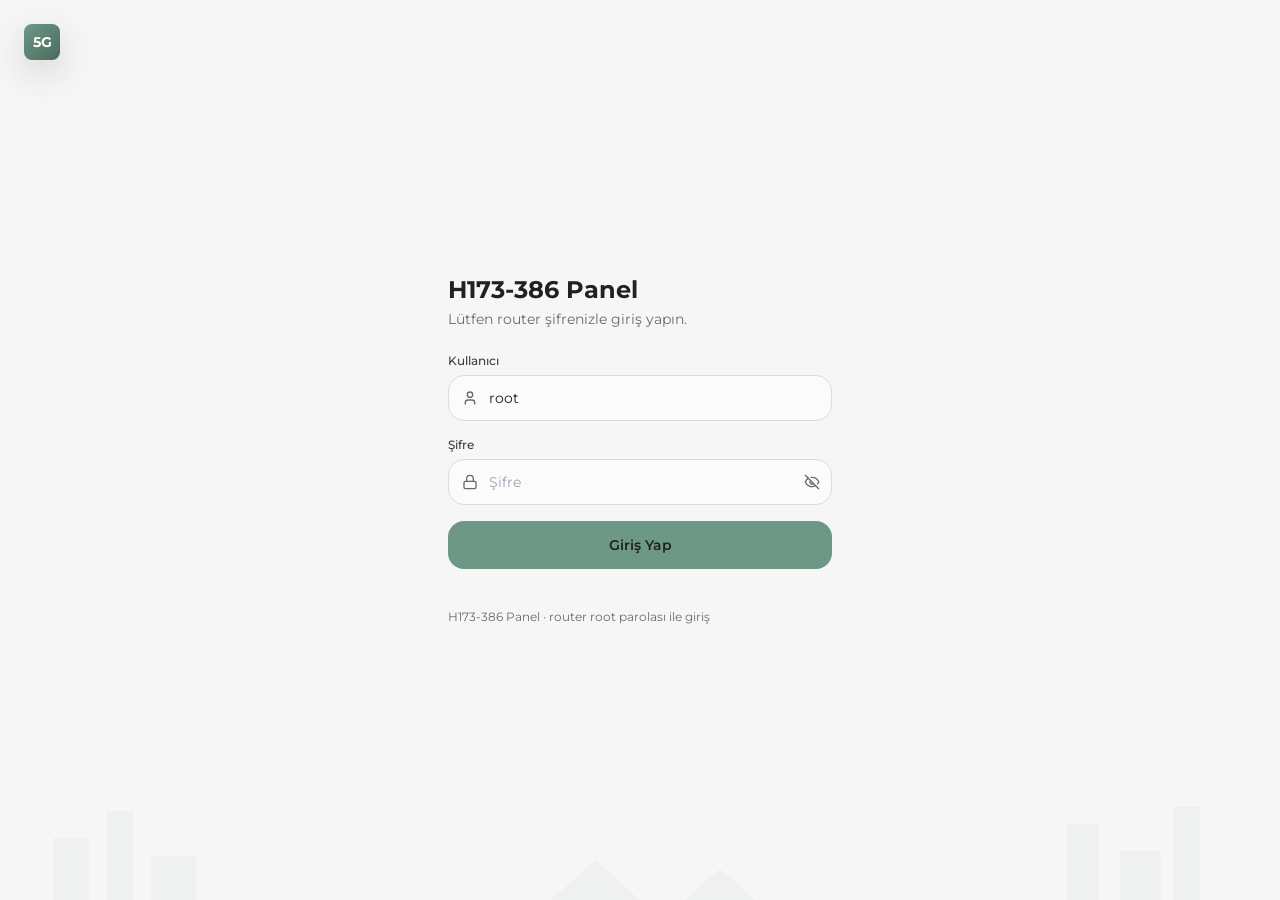
<file: files/www/dash/index.html>
<!doctype html>
<html lang="tr">
<head>
  <meta charset="utf-8">
  <meta name="viewport" content="width=device-width, initial-scale=1">
  <title>H173 · 5G Panel</title>
  <script type="module" crossorigin src="./assets/index-AhJ6Qv3N.js"></script>
  <link rel="stylesheet" crossorigin href="./assets/index-DrslM9Ii.css">
</head>
<body>
  <div id="app"></div>
</body>
</html>
</file>
<file: files/www/dash/assets/index-DrslM9Ii.css>
@font-face{font-family:Montserrat;font-style:normal;font-display:swap;font-weight:400;src:url(./montserrat-latin-400-normal-BLhwKU8k.woff2) format("woff2"),url(./montserrat-latin-400-normal-xItZbAXg.woff) format("woff")}@font-face{font-family:Montserrat;font-style:normal;font-display:swap;font-weight:500;src:url(./montserrat-latin-500-normal-DRFEGfly.woff2) format("woff2"),url(./montserrat-latin-500-normal-Dok2oTci.woff) format("woff")}@font-face{font-family:Montserrat;font-style:normal;font-display:swap;font-weight:600;src:url(./montserrat-latin-600-normal-UVxSCcoG.woff2) format("woff2"),url(./montserrat-latin-600-normal-CdhFl4lI.woff) format("woff")}@font-face{font-family:Montserrat;font-style:normal;font-display:swap;font-weight:700;src:url(./montserrat-latin-700-normal-BdjcYUrC.woff2) format("woff2"),url(./montserrat-latin-700-normal-BWkrl476.woff) format("woff")}@font-face{font-family:Montserrat;font-style:normal;font-display:swap;font-weight:400;src:url(./montserrat-latin-ext-400-normal-B8bwfy6Y.woff2) format("woff2"),url(./montserrat-latin-ext-400-normal-BffdBkAA.woff) format("woff")}@font-face{font-family:Montserrat;font-style:normal;font-display:swap;font-weight:500;src:url(./montserrat-latin-ext-500-normal-BKtbrd6n.woff2) format("woff2"),url(./montserrat-latin-ext-500-normal-DWPqqZgs.woff) format("woff")}@font-face{font-family:Montserrat;font-style:normal;font-display:swap;font-weight:600;src:url(./montserrat-latin-ext-600-normal-DSkTqI9L.woff2) format("woff2"),url(./montserrat-latin-ext-600-normal-CSDhkhgS.woff) format("woff")}@font-face{font-family:Montserrat;font-style:normal;font-display:swap;font-weight:700;src:url(./montserrat-latin-ext-700-normal-BOP2Nhf0.woff2) format("woff2"),url(./montserrat-latin-ext-700-normal-DdDFr05Z.woff) format("woff")}*,:before,:after{--tw-border-spacing-x: 0;--tw-border-spacing-y: 0;--tw-translate-x: 0;--tw-translate-y: 0;--tw-rotate: 0;--tw-skew-x: 0;--tw-skew-y: 0;--tw-scale-x: 1;--tw-scale-y: 1;--tw-pan-x: ;--tw-pan-y: ;--tw-pinch-zoom: ;--tw-scroll-snap-strictness: proximity;--tw-gradient-from-position: ;--tw-gradient-via-position: ;--tw-gradient-to-position: ;--tw-ordinal: ;--tw-slashed-zero: ;--tw-numeric-figure: ;--tw-numeric-spacing: ;--tw-numeric-fraction: ;--tw-ring-inset: ;--tw-ring-offset-width: 0px;--tw-ring-offset-color: #fff;--tw-ring-color: rgb(59 130 246 / .5);--tw-ring-offset-shadow: 0 0 #0000;--tw-ring-shadow: 0 0 #0000;--tw-shadow: 0 0 #0000;--tw-shadow-colored: 0 0 #0000;--tw-blur: ;--tw-brightness: ;--tw-contrast: ;--tw-grayscale: ;--tw-hue-rotate: ;--tw-invert: ;--tw-saturate: ;--tw-sepia: ;--tw-drop-shadow: ;--tw-backdrop-blur: ;--tw-backdrop-brightness: ;--tw-backdrop-contrast: ;--tw-backdrop-grayscale: ;--tw-backdrop-hue-rotate: ;--tw-backdrop-invert: ;--tw-backdrop-opacity: ;--tw-backdrop-saturate: ;--tw-backdrop-sepia: ;--tw-contain-size: ;--tw-contain-layout: ;--tw-contain-paint: ;--tw-contain-style: }::backdrop{--tw-border-spacing-x: 0;--tw-border-spacing-y: 0;--tw-translate-x: 0;--tw-translate-y: 0;--tw-rotate: 0;--tw-skew-x: 0;--tw-skew-y: 0;--tw-scale-x: 1;--tw-scale-y: 1;--tw-pan-x: ;--tw-pan-y: ;--tw-pinch-zoom: ;--tw-scroll-snap-strictness: proximity;--tw-gradient-from-position: ;--tw-gradient-via-position: ;--tw-gradient-to-position: ;--tw-ordinal: ;--tw-slashed-zero: ;--tw-numeric-figure: ;--tw-numeric-spacing: ;--tw-numeric-fraction: ;--tw-ring-inset: ;--tw-ring-offset-width: 0px;--tw-ring-offset-color: #fff;--tw-ring-color: rgb(59 130 246 / .5);--tw-ring-offset-shadow: 0 0 #0000;--tw-ring-shadow: 0 0 #0000;--tw-shadow: 0 0 #0000;--tw-shadow-colored: 0 0 #0000;--tw-blur: ;--tw-brightness: ;--tw-contrast: ;--tw-grayscale: ;--tw-hue-rotate: ;--tw-invert: ;--tw-saturate: ;--tw-sepia: ;--tw-drop-shadow: ;--tw-backdrop-blur: ;--tw-backdrop-brightness: ;--tw-backdrop-contrast: ;--tw-backdrop-grayscale: ;--tw-backdrop-hue-rotate: ;--tw-backdrop-invert: ;--tw-backdrop-opacity: ;--tw-backdrop-saturate: ;--tw-backdrop-sepia: ;--tw-contain-size: ;--tw-contain-layout: ;--tw-contain-paint: ;--tw-contain-style: }*,:before,:after{box-sizing:border-box;border-width:0;border-style:solid;border-color:#e5e7eb}:before,:after{--tw-content: ""}html,:host{line-height:1.5;-webkit-text-size-adjust:100%;-moz-tab-size:4;-o-tab-size:4;tab-size:4;font-family:Montserrat,system-ui,sans-serif;font-feature-settings:normal;font-variation-settings:normal;-webkit-tap-highlight-color:transparent}body{margin:0;line-height:inherit}hr{height:0;color:inherit;border-top-width:1px}abbr:where([title]){-webkit-text-decoration:underline dotted;text-decoration:underline dotted}h1,h2,h3,h4,h5,h6{font-size:inherit;font-weight:inherit}a{color:inherit;text-decoration:inherit}b,strong{font-weight:bolder}code,kbd,samp,pre{font-family:ui-monospace,SFMono-Regular,Menlo,Monaco,Consolas,Liberation Mono,Courier New,monospace;font-feature-settings:normal;font-variation-settings:normal;font-size:1em}small{font-size:80%}sub,sup{font-size:75%;line-height:0;position:relative;vertical-align:baseline}sub{bottom:-.25em}sup{top:-.5em}table{text-indent:0;border-color:inherit;border-collapse:collapse}button,input,optgroup,select,textarea{font-family:inherit;font-feature-settings:inherit;font-variation-settings:inherit;font-size:100%;font-weight:inherit;line-height:inherit;letter-spacing:inherit;color:inherit;margin:0;padding:0}button,select{text-transform:none}button,input:where([type=button]),input:where([type=reset]),input:where([type=submit]){-webkit-appearance:button;background-color:transparent;background-image:none}:-moz-focusring{outline:auto}:-moz-ui-invalid{box-shadow:none}progress{vertical-align:baseline}::-webkit-inner-spin-button,::-webkit-outer-spin-button{height:auto}[type=search]{-webkit-appearance:textfield;outline-offset:-2px}::-webkit-search-decoration{-webkit-appearance:none}::-webkit-file-upload-button{-webkit-appearance:button;font:inherit}summary{display:list-item}blockquote,dl,dd,h1,h2,h3,h4,h5,h6,hr,figure,p,pre{margin:0}fieldset{margin:0;padding:0}legend{padding:0}ol,ul,menu{list-style:none;margin:0;padding:0}dialog{padding:0}textarea{resize:vertical}input::-moz-placeholder,textarea::-moz-placeholder{opacity:1;color:#9ca3af}input::placeholder,textarea::placeholder{opacity:1;color:#9ca3af}button,[role=button]{cursor:pointer}:disabled{cursor:default}img,svg,video,canvas,audio,iframe,embed,object{display:block;vertical-align:middle}img,video{max-width:100%;height:auto}[hidden]:where(:not([hidden=until-found])){display:none}:root,[data-theme]{background-color:var(--fallback-b1,oklch(var(--b1)/1));color:var(--fallback-bc,oklch(var(--bc)/1))}@supports not (color: oklch(0% 0 0)){:root{color-scheme:light;--fallback-p: #491eff;--fallback-pc: #d4dbff;--fallback-s: #ff41c7;--fallback-sc: #fff9fc;--fallback-a: #00cfbd;--fallback-ac: #00100d;--fallback-n: #2b3440;--fallback-nc: #d7dde4;--fallback-b1: #ffffff;--fallback-b2: #e5e6e6;--fallback-b3: #e5e6e6;--fallback-bc: #1f2937;--fallback-in: #00b3f0;--fallback-inc: #000000;--fallback-su: #00ca92;--fallback-suc: #000000;--fallback-wa: #ffc22d;--fallback-wac: #000000;--fallback-er: #ff6f70;--fallback-erc: #000000}@media(prefers-color-scheme:dark){:root{color-scheme:dark;--fallback-p: #7582ff;--fallback-pc: #050617;--fallback-s: #ff71cf;--fallback-sc: #190211;--fallback-a: #00c7b5;--fallback-ac: #000e0c;--fallback-n: #2a323c;--fallback-nc: #a6adbb;--fallback-b1: #1d232a;--fallback-b2: #191e24;--fallback-b3: #15191e;--fallback-bc: #a6adbb;--fallback-in: #00b3f0;--fallback-inc: #000000;--fallback-su: #00ca92;--fallback-suc: #000000;--fallback-wa: #ffc22d;--fallback-wac: #000000;--fallback-er: #ff6f70;--fallback-erc: #000000}}}html{-webkit-tap-highlight-color:transparent}*{scrollbar-color:color-mix(in oklch,currentColor 35%,transparent) transparent}*:hover{scrollbar-color:color-mix(in oklch,currentColor 60%,transparent) transparent}:root{--p: 64.2923% .054271 166.892638;--inc: 12.8585% .010854 166.892638;--suc: 12.8585% .010854 166.892638;--animation-btn: .25s;--animation-input: .2s;--btn-focus-scale: .95;--border-btn: 1px;--tab-border: 1px;--pc: 24.7759% 0 0;--s: 84.5199% .035351 78.638867;--sc: 24.7759% 0 0;--a: 58.3676% .054275 166.037707;--ac: 100% 0 0;--n: 24.7759% 0 0;--nc: 97.3146% 0 0;--b1: 100% 0 0;--b2: 97.3146% 0 0;--b3: 89.449% 0 0;--bc: 24.7759% 0 0;--in: 64.2923% .054271 166.892638;--su: 64.2923% .054271 166.892638;--wa: 84.5199% .035351 78.638867;--wac: 24.7759% 0 0;--er: 24.7759% 0 0;--erc: 100% 0 0;--rounded-box: 1rem;--rounded-btn: .5rem;--rounded-badge: 999px;--tab-radius: .5rem}html,body,#app{height:100%}body{--tw-bg-opacity: 1;background-color:var(--fallback-b2,oklch(var(--b2)/var(--tw-bg-opacity, 1)));font-family:Montserrat,system-ui,sans-serif;--tw-text-opacity: 1;color:var(--fallback-bc,oklch(var(--bc)/var(--tw-text-opacity, 1)));-webkit-font-smoothing:antialiased;-moz-osx-font-smoothing:grayscale}.alert{display:grid;width:100%;grid-auto-flow:row;align-content:flex-start;align-items:center;justify-items:center;gap:1rem;text-align:center;border-radius:var(--rounded-box, 1rem);border-width:1px;--tw-border-opacity: 1;border-color:var(--fallback-b2,oklch(var(--b2)/var(--tw-border-opacity)));padding:1rem;--tw-text-opacity: 1;color:var(--fallback-bc,oklch(var(--bc)/var(--tw-text-opacity)));--alert-bg: var(--fallback-b2,oklch(var(--b2)/1));--alert-bg-mix: var(--fallback-b1,oklch(var(--b1)/1));background-color:var(--alert-bg)}@media(min-width:640px){.alert{grid-auto-flow:column;grid-template-columns:auto minmax(auto,1fr);justify-items:start;text-align:start}}.avatar.placeholder>div{display:flex;align-items:center;justify-content:center}.badge{display:inline-flex;align-items:center;justify-content:center;transition-property:color,background-color,border-color,text-decoration-color,fill,stroke,opacity,box-shadow,transform,filter,backdrop-filter;transition-timing-function:cubic-bezier(.4,0,.2,1);transition-timing-function:cubic-bezier(0,0,.2,1);transition-duration:.2s;height:1.25rem;font-size:.875rem;line-height:1.25rem;width:-moz-fit-content;width:fit-content;padding-left:.563rem;padding-right:.563rem;border-radius:var(--rounded-badge, 1.9rem);border-width:1px;--tw-border-opacity: 1;border-color:var(--fallback-b2,oklch(var(--b2)/var(--tw-border-opacity)));--tw-bg-opacity: 1;background-color:var(--fallback-b1,oklch(var(--b1)/var(--tw-bg-opacity)));--tw-text-opacity: 1;color:var(--fallback-bc,oklch(var(--bc)/var(--tw-text-opacity)))}@media(hover:hover){.checkbox-primary:hover{--tw-border-opacity: 1;border-color:var(--fallback-p,oklch(var(--p)/var(--tw-border-opacity)))}.label a:hover{--tw-text-opacity: 1;color:var(--fallback-bc,oklch(var(--bc)/var(--tw-text-opacity)))}.table tr.hover:hover,.table tr.hover:nth-child(2n):hover{--tw-bg-opacity: 1;background-color:var(--fallback-b2,oklch(var(--b2)/var(--tw-bg-opacity)))}}.btn{display:inline-flex;height:3rem;min-height:3rem;flex-shrink:0;cursor:pointer;-webkit-user-select:none;-moz-user-select:none;user-select:none;flex-wrap:wrap;align-items:center;justify-content:center;border-radius:var(--rounded-btn, .5rem);border-color:transparent;border-color:oklch(var(--btn-color, var(--b2)) / var(--tw-border-opacity));padding-left:1rem;padding-right:1rem;text-align:center;font-size:.875rem;line-height:1em;gap:.5rem;font-weight:600;text-decoration-line:none;transition-duration:.2s;transition-timing-function:cubic-bezier(0,0,.2,1);border-width:var(--border-btn, 1px);transition-property:color,background-color,border-color,opacity,box-shadow,transform;--tw-text-opacity: 1;color:var(--fallback-bc,oklch(var(--bc)/var(--tw-text-opacity)));--tw-shadow: 0 1px 2px 0 rgb(0 0 0 / .05);--tw-shadow-colored: 0 1px 2px 0 var(--tw-shadow-color);box-shadow:var(--tw-ring-offset-shadow, 0 0 #0000),var(--tw-ring-shadow, 0 0 #0000),var(--tw-shadow);outline-color:var(--fallback-bc,oklch(var(--bc)/1));background-color:oklch(var(--btn-color, var(--b2)) / var(--tw-bg-opacity));--tw-bg-opacity: 1;--tw-border-opacity: 1}.btn-disabled,.btn[disabled],.btn:disabled{pointer-events:none}:where(.btn:is(input[type=checkbox])),:where(.btn:is(input[type=radio])){width:auto;-webkit-appearance:none;-moz-appearance:none;appearance:none}.btn:is(input[type=checkbox]):after,.btn:is(input[type=radio]):after{--tw-content: attr(aria-label);content:var(--tw-content)}.checkbox{flex-shrink:0;--chkbg: var(--fallback-bc,oklch(var(--bc)/1));--chkfg: var(--fallback-b1,oklch(var(--b1)/1));height:1.5rem;width:1.5rem;cursor:pointer;-webkit-appearance:none;-moz-appearance:none;appearance:none;border-radius:var(--rounded-btn, .5rem);border-width:1px;border-color:var(--fallback-bc,oklch(var(--bc)/var(--tw-border-opacity)));--tw-border-opacity: .2}:root .countdown{line-height:1em}.countdown{display:inline-flex}.countdown>*{height:1em;display:inline-block;overflow-y:hidden}.countdown>*:before{position:relative;content:"00\a 01\a 02\a 03\a 04\a 05\a 06\a 07\a 08\a 09\a 10\a 11\a 12\a 13\a 14\a 15\a 16\a 17\a 18\a 19\a 20\a 21\a 22\a 23\a 24\a 25\a 26\a 27\a 28\a 29\a 30\a 31\a 32\a 33\a 34\a 35\a 36\a 37\a 38\a 39\a 40\a 41\a 42\a 43\a 44\a 45\a 46\a 47\a 48\a 49\a 50\a 51\a 52\a 53\a 54\a 55\a 56\a 57\a 58\a 59\a 60\a 61\a 62\a 63\a 64\a 65\a 66\a 67\a 68\a 69\a 70\a 71\a 72\a 73\a 74\a 75\a 76\a 77\a 78\a 79\a 80\a 81\a 82\a 83\a 84\a 85\a 86\a 87\a 88\a 89\a 90\a 91\a 92\a 93\a 94\a 95\a 96\a 97\a 98\a 99\a";white-space:pre;top:calc(var(--value) * -1em);text-align:center;transition:all 1s cubic-bezier(1,0,0,1)}@media(hover:hover){.btm-nav>*.disabled:hover,.btm-nav>*[disabled]:hover{pointer-events:none;--tw-border-opacity: 0;background-color:var(--fallback-n,oklch(var(--n)/var(--tw-bg-opacity)));--tw-bg-opacity: .1;color:var(--fallback-bc,oklch(var(--bc)/var(--tw-text-opacity)));--tw-text-opacity: .2}.btn:hover{--tw-border-opacity: 1;border-color:var(--fallback-b3,oklch(var(--b3)/var(--tw-border-opacity)));--tw-bg-opacity: 1;background-color:var(--fallback-b3,oklch(var(--b3)/var(--tw-bg-opacity)))}@supports (color: color-mix(in oklab,black,black)){.btn:hover{background-color:color-mix(in oklab,oklch(var(--btn-color, var(--b2)) / var(--tw-bg-opacity, 1)) 90%,black);border-color:color-mix(in oklab,oklch(var(--btn-color, var(--b2)) / var(--tw-border-opacity, 1)) 90%,black)}}@supports not (color: oklch(0% 0 0)){.btn:hover{background-color:var(--btn-color, var(--fallback-b2));border-color:var(--btn-color, var(--fallback-b2))}}.btn.glass:hover{--glass-opacity: 25%;--glass-border-opacity: 15%}.btn-ghost:hover{border-color:transparent}@supports (color: oklch(0% 0 0)){.btn-ghost:hover{background-color:var(--fallback-bc,oklch(var(--bc)/.2))}}.btn-outline:hover{--tw-border-opacity: 1;border-color:var(--fallback-bc,oklch(var(--bc)/var(--tw-border-opacity)));--tw-bg-opacity: 1;background-color:var(--fallback-bc,oklch(var(--bc)/var(--tw-bg-opacity)));--tw-text-opacity: 1;color:var(--fallback-b1,oklch(var(--b1)/var(--tw-text-opacity)))}.btn-outline.btn-primary:hover{--tw-text-opacity: 1;color:var(--fallback-pc,oklch(var(--pc)/var(--tw-text-opacity)))}@supports (color: color-mix(in oklab,black,black)){.btn-outline.btn-primary:hover{background-color:color-mix(in oklab,var(--fallback-p,oklch(var(--p)/1)) 90%,black);border-color:color-mix(in oklab,var(--fallback-p,oklch(var(--p)/1)) 90%,black)}}.btn-outline.btn-secondary:hover{--tw-text-opacity: 1;color:var(--fallback-sc,oklch(var(--sc)/var(--tw-text-opacity)))}@supports (color: color-mix(in oklab,black,black)){.btn-outline.btn-secondary:hover{background-color:color-mix(in oklab,var(--fallback-s,oklch(var(--s)/1)) 90%,black);border-color:color-mix(in oklab,var(--fallback-s,oklch(var(--s)/1)) 90%,black)}}.btn-outline.btn-accent:hover{--tw-text-opacity: 1;color:var(--fallback-ac,oklch(var(--ac)/var(--tw-text-opacity)))}@supports (color: color-mix(in oklab,black,black)){.btn-outline.btn-accent:hover{background-color:color-mix(in oklab,var(--fallback-a,oklch(var(--a)/1)) 90%,black);border-color:color-mix(in oklab,var(--fallback-a,oklch(var(--a)/1)) 90%,black)}}.btn-outline.btn-success:hover{--tw-text-opacity: 1;color:var(--fallback-suc,oklch(var(--suc)/var(--tw-text-opacity)))}@supports (color: color-mix(in oklab,black,black)){.btn-outline.btn-success:hover{background-color:color-mix(in oklab,var(--fallback-su,oklch(var(--su)/1)) 90%,black);border-color:color-mix(in oklab,var(--fallback-su,oklch(var(--su)/1)) 90%,black)}}.btn-outline.btn-info:hover{--tw-text-opacity: 1;color:var(--fallback-inc,oklch(var(--inc)/var(--tw-text-opacity)))}@supports (color: color-mix(in oklab,black,black)){.btn-outline.btn-info:hover{background-color:color-mix(in oklab,var(--fallback-in,oklch(var(--in)/1)) 90%,black);border-color:color-mix(in oklab,var(--fallback-in,oklch(var(--in)/1)) 90%,black)}}.btn-outline.btn-warning:hover{--tw-text-opacity: 1;color:var(--fallback-wac,oklch(var(--wac)/var(--tw-text-opacity)))}@supports (color: color-mix(in oklab,black,black)){.btn-outline.btn-warning:hover{background-color:color-mix(in oklab,var(--fallback-wa,oklch(var(--wa)/1)) 90%,black);border-color:color-mix(in oklab,var(--fallback-wa,oklch(var(--wa)/1)) 90%,black)}}.btn-outline.btn-error:hover{--tw-text-opacity: 1;color:var(--fallback-erc,oklch(var(--erc)/var(--tw-text-opacity)))}@supports (color: color-mix(in oklab,black,black)){.btn-outline.btn-error:hover{background-color:color-mix(in oklab,var(--fallback-er,oklch(var(--er)/1)) 90%,black);border-color:color-mix(in oklab,var(--fallback-er,oklch(var(--er)/1)) 90%,black)}}.btn-disabled:hover,.btn[disabled]:hover,.btn:disabled:hover{--tw-border-opacity: 0;background-color:var(--fallback-n,oklch(var(--n)/var(--tw-bg-opacity)));--tw-bg-opacity: .2;color:var(--fallback-bc,oklch(var(--bc)/var(--tw-text-opacity)));--tw-text-opacity: .2}@supports (color: color-mix(in oklab,black,black)){.btn:is(input[type=checkbox]:checked):hover,.btn:is(input[type=radio]:checked):hover{background-color:color-mix(in oklab,var(--fallback-p,oklch(var(--p)/1)) 90%,black);border-color:color-mix(in oklab,var(--fallback-p,oklch(var(--p)/1)) 90%,black)}}}.form-control{display:flex;flex-direction:column}.label{display:flex;-webkit-user-select:none;-moz-user-select:none;user-select:none;align-items:center;justify-content:space-between;padding:.5rem .25rem}.input{flex-shrink:1;-webkit-appearance:none;-moz-appearance:none;appearance:none;height:3rem;padding-left:1rem;padding-right:1rem;font-size:1rem;line-height:2;line-height:1.5rem;border-radius:var(--rounded-btn, .5rem);border-width:1px;border-color:transparent;--tw-bg-opacity: 1;background-color:var(--fallback-b1,oklch(var(--b1)/var(--tw-bg-opacity)))}.input[type=number]::-webkit-inner-spin-button,.input-md[type=number]::-webkit-inner-spin-button{margin-top:-1rem;margin-bottom:-1rem;margin-inline-end:-1rem}.input-xs[type=number]::-webkit-inner-spin-button{margin-top:-.25rem;margin-bottom:-.25rem;margin-inline-end:-0px}.input-sm[type=number]::-webkit-inner-spin-button{margin-top:0;margin-bottom:0;margin-inline-end:-0px}.join{display:inline-flex;align-items:stretch;border-radius:var(--rounded-btn, .5rem)}.join :where(.join-item){border-start-end-radius:0;border-end-end-radius:0;border-end-start-radius:0;border-start-start-radius:0}.join .join-item:not(:first-child):not(:last-child),.join *:not(:first-child):not(:last-child) .join-item{border-start-end-radius:0;border-end-end-radius:0;border-end-start-radius:0;border-start-start-radius:0}.join .join-item:first-child:not(:last-child),.join *:first-child:not(:last-child) .join-item{border-start-end-radius:0;border-end-end-radius:0}.join .dropdown .join-item:first-child:not(:last-child),.join *:first-child:not(:last-child) .dropdown .join-item{border-start-end-radius:inherit;border-end-end-radius:inherit}.join :where(.join-item:first-child:not(:last-child)),.join :where(*:first-child:not(:last-child) .join-item){border-end-start-radius:inherit;border-start-start-radius:inherit}.join .join-item:last-child:not(:first-child),.join *:last-child:not(:first-child) .join-item{border-end-start-radius:0;border-start-start-radius:0}.join :where(.join-item:last-child:not(:first-child)),.join :where(*:last-child:not(:first-child) .join-item){border-start-end-radius:inherit;border-end-end-radius:inherit}@supports not selector(:has(*)){:where(.join *){border-radius:inherit}}@supports selector(:has(*)){:where(.join *:has(.join-item)){border-radius:inherit}}.mask{-webkit-mask-size:contain;mask-size:contain;-webkit-mask-repeat:no-repeat;mask-repeat:no-repeat;-webkit-mask-position:center;mask-position:center}.menu li.disabled{cursor:not-allowed;-webkit-user-select:none;-moz-user-select:none;user-select:none;color:var(--fallback-bc,oklch(var(--bc)/.3))}:where(.menu li) .badge{justify-self:end}.modal{pointer-events:none;position:fixed;top:0;right:0;bottom:0;left:0;margin:0;display:grid;height:100%;max-height:none;width:100%;max-width:none;justify-items:center;padding:0;opacity:0;overscroll-behavior:contain;z-index:999;background-color:transparent;color:inherit;transition-duration:.2s;transition-timing-function:cubic-bezier(0,0,.2,1);transition-property:transform,opacity,visibility;overflow-y:hidden}:where(.modal){align-items:center}.modal-open,.modal:target,.modal-toggle:checked+.modal,.modal[open]{pointer-events:auto;visibility:visible;opacity:1}:root:has(:is(.modal-open,.modal:target,.modal-toggle:checked+.modal,.modal[open])){overflow:hidden;scrollbar-gutter:stable}.progress{position:relative;width:100%;-webkit-appearance:none;-moz-appearance:none;appearance:none;overflow:hidden;height:.5rem;border-radius:var(--rounded-box, 1rem);background-color:var(--fallback-bc,oklch(var(--bc)/.2))}.select{display:inline-flex;cursor:pointer;-webkit-user-select:none;-moz-user-select:none;user-select:none;-webkit-appearance:none;-moz-appearance:none;appearance:none;height:3rem;min-height:3rem;padding-inline-start:1rem;padding-inline-end:2.5rem;font-size:.875rem;line-height:1.25rem;line-height:2;border-radius:var(--rounded-btn, .5rem);border-width:1px;border-color:transparent;--tw-bg-opacity: 1;background-color:var(--fallback-b1,oklch(var(--b1)/var(--tw-bg-opacity)));background-image:linear-gradient(45deg,transparent 50%,currentColor 50%),linear-gradient(135deg,currentColor 50%,transparent 50%);background-position:calc(100% - 20px) calc(1px + 50%),calc(100% - 16.1px) calc(1px + 50%);background-size:4px 4px,4px 4px;background-repeat:no-repeat}.select[multiple]{height:auto}.stats{display:inline-grid;border-radius:var(--rounded-box, 1rem);--tw-bg-opacity: 1;background-color:var(--fallback-b1,oklch(var(--b1)/var(--tw-bg-opacity)));--tw-text-opacity: 1;color:var(--fallback-bc,oklch(var(--bc)/var(--tw-text-opacity)))}:where(.stats){grid-auto-flow:column;overflow-x:auto}.table{position:relative;width:100%;border-radius:var(--rounded-box, 1rem);text-align:left;font-size:.875rem;line-height:1.25rem}.table :where(.table-pin-rows thead tr){position:sticky;top:0;z-index:1;--tw-bg-opacity: 1;background-color:var(--fallback-b1,oklch(var(--b1)/var(--tw-bg-opacity)))}.table :where(.table-pin-rows tfoot tr){position:sticky;bottom:0;z-index:1;--tw-bg-opacity: 1;background-color:var(--fallback-b1,oklch(var(--b1)/var(--tw-bg-opacity)))}.table :where(.table-pin-cols tr th){position:sticky;left:0;right:0;--tw-bg-opacity: 1;background-color:var(--fallback-b1,oklch(var(--b1)/var(--tw-bg-opacity)))}.textarea{min-height:3rem;flex-shrink:1;padding:.5rem 1rem;font-size:.875rem;line-height:1.25rem;line-height:2;border-radius:var(--rounded-btn, .5rem);border-width:1px;border-color:transparent;--tw-bg-opacity: 1;background-color:var(--fallback-b1,oklch(var(--b1)/var(--tw-bg-opacity)))}.toggle{flex-shrink:0;--tglbg: var(--fallback-b1,oklch(var(--b1)/1));--handleoffset: 1.5rem;--handleoffsetcalculator: calc(var(--handleoffset) * -1);--togglehandleborder: 0 0;height:1.5rem;width:3rem;cursor:pointer;-webkit-appearance:none;-moz-appearance:none;appearance:none;border-radius:var(--rounded-badge, 1.9rem);border-width:1px;border-color:currentColor;background-color:currentColor;color:var(--fallback-bc,oklch(var(--bc)/.5));transition:background,box-shadow var(--animation-input, .2s) ease-out;box-shadow:var(--handleoffsetcalculator) 0 0 2px var(--tglbg) inset,0 0 0 2px var(--tglbg) inset,var(--togglehandleborder)}.alert-warning{border-color:var(--fallback-wa,oklch(var(--wa)/.2));--tw-text-opacity: 1;color:var(--fallback-wac,oklch(var(--wac)/var(--tw-text-opacity)));--alert-bg: var(--fallback-wa,oklch(var(--wa)/1));--alert-bg-mix: var(--fallback-b1,oklch(var(--b1)/1))}.badge-error{border-color:transparent;--tw-bg-opacity: 1;background-color:var(--fallback-er,oklch(var(--er)/var(--tw-bg-opacity)));--tw-text-opacity: 1;color:var(--fallback-erc,oklch(var(--erc)/var(--tw-text-opacity)))}.badge-outline.badge-error{--tw-text-opacity: 1;color:var(--fallback-er,oklch(var(--er)/var(--tw-text-opacity)))}.btm-nav>*.disabled,.btm-nav>*[disabled]{pointer-events:none;--tw-border-opacity: 0;background-color:var(--fallback-n,oklch(var(--n)/var(--tw-bg-opacity)));--tw-bg-opacity: .1;color:var(--fallback-bc,oklch(var(--bc)/var(--tw-text-opacity)));--tw-text-opacity: .2}.btm-nav>* .label{font-size:1rem;line-height:1.5rem}@media(prefers-reduced-motion:no-preference){.btn{animation:button-pop var(--animation-btn, .25s) ease-out}}.btn:active:hover,.btn:active:focus{animation:button-pop 0s ease-out;transform:scale(var(--btn-focus-scale, .97))}@supports not (color: oklch(0% 0 0)){.btn{background-color:var(--btn-color, var(--fallback-b2));border-color:var(--btn-color, var(--fallback-b2))}.btn-primary{--btn-color: var(--fallback-p)}.btn-success{--btn-color: var(--fallback-su)}.btn-warning{--btn-color: var(--fallback-wa)}.btn-error{--btn-color: var(--fallback-er)}}@supports (color: color-mix(in oklab,black,black)){.btn-outline.btn-primary.btn-active{background-color:color-mix(in oklab,var(--fallback-p,oklch(var(--p)/1)) 90%,black);border-color:color-mix(in oklab,var(--fallback-p,oklch(var(--p)/1)) 90%,black)}.btn-outline.btn-secondary.btn-active{background-color:color-mix(in oklab,var(--fallback-s,oklch(var(--s)/1)) 90%,black);border-color:color-mix(in oklab,var(--fallback-s,oklch(var(--s)/1)) 90%,black)}.btn-outline.btn-accent.btn-active{background-color:color-mix(in oklab,var(--fallback-a,oklch(var(--a)/1)) 90%,black);border-color:color-mix(in oklab,var(--fallback-a,oklch(var(--a)/1)) 90%,black)}.btn-outline.btn-success.btn-active{background-color:color-mix(in oklab,var(--fallback-su,oklch(var(--su)/1)) 90%,black);border-color:color-mix(in oklab,var(--fallback-su,oklch(var(--su)/1)) 90%,black)}.btn-outline.btn-info.btn-active{background-color:color-mix(in oklab,var(--fallback-in,oklch(var(--in)/1)) 90%,black);border-color:color-mix(in oklab,var(--fallback-in,oklch(var(--in)/1)) 90%,black)}.btn-outline.btn-warning.btn-active{background-color:color-mix(in oklab,var(--fallback-wa,oklch(var(--wa)/1)) 90%,black);border-color:color-mix(in oklab,var(--fallback-wa,oklch(var(--wa)/1)) 90%,black)}.btn-outline.btn-error.btn-active{background-color:color-mix(in oklab,var(--fallback-er,oklch(var(--er)/1)) 90%,black);border-color:color-mix(in oklab,var(--fallback-er,oklch(var(--er)/1)) 90%,black)}}.btn:focus-visible{outline-style:solid;outline-width:2px;outline-offset:2px}.btn-primary{--tw-text-opacity: 1;color:var(--fallback-pc,oklch(var(--pc)/var(--tw-text-opacity)));outline-color:var(--fallback-p,oklch(var(--p)/1))}@supports (color: oklch(0% 0 0)){.btn-primary{--btn-color: var(--p)}.btn-success{--btn-color: var(--su)}.btn-warning{--btn-color: var(--wa)}.btn-error{--btn-color: var(--er)}}.btn-success{--tw-text-opacity: 1;color:var(--fallback-suc,oklch(var(--suc)/var(--tw-text-opacity)));outline-color:var(--fallback-su,oklch(var(--su)/1))}.btn-warning{--tw-text-opacity: 1;color:var(--fallback-wac,oklch(var(--wac)/var(--tw-text-opacity)));outline-color:var(--fallback-wa,oklch(var(--wa)/1))}.btn-error{--tw-text-opacity: 1;color:var(--fallback-erc,oklch(var(--erc)/var(--tw-text-opacity)));outline-color:var(--fallback-er,oklch(var(--er)/1))}.btn.glass{--tw-shadow: 0 0 #0000;--tw-shadow-colored: 0 0 #0000;box-shadow:var(--tw-ring-offset-shadow, 0 0 #0000),var(--tw-ring-shadow, 0 0 #0000),var(--tw-shadow);outline-color:currentColor}.btn.glass.btn-active{--glass-opacity: 25%;--glass-border-opacity: 15%}.btn-ghost{border-width:1px;border-color:transparent;background-color:transparent;color:currentColor;--tw-shadow: 0 0 #0000;--tw-shadow-colored: 0 0 #0000;box-shadow:var(--tw-ring-offset-shadow, 0 0 #0000),var(--tw-ring-shadow, 0 0 #0000),var(--tw-shadow);outline-color:currentColor}.btn-ghost.btn-active{border-color:transparent;background-color:var(--fallback-bc,oklch(var(--bc)/.2))}.btn-outline{border-color:currentColor;background-color:transparent;--tw-text-opacity: 1;color:var(--fallback-bc,oklch(var(--bc)/var(--tw-text-opacity)));--tw-shadow: 0 0 #0000;--tw-shadow-colored: 0 0 #0000;box-shadow:var(--tw-ring-offset-shadow, 0 0 #0000),var(--tw-ring-shadow, 0 0 #0000),var(--tw-shadow)}.btn-outline.btn-active{--tw-border-opacity: 1;border-color:var(--fallback-bc,oklch(var(--bc)/var(--tw-border-opacity)));--tw-bg-opacity: 1;background-color:var(--fallback-bc,oklch(var(--bc)/var(--tw-bg-opacity)));--tw-text-opacity: 1;color:var(--fallback-b1,oklch(var(--b1)/var(--tw-text-opacity)))}.btn-outline.btn-primary{--tw-text-opacity: 1;color:var(--fallback-p,oklch(var(--p)/var(--tw-text-opacity)))}.btn-outline.btn-primary.btn-active{--tw-text-opacity: 1;color:var(--fallback-pc,oklch(var(--pc)/var(--tw-text-opacity)))}.btn-outline.btn-secondary{--tw-text-opacity: 1;color:var(--fallback-s,oklch(var(--s)/var(--tw-text-opacity)))}.btn-outline.btn-secondary.btn-active{--tw-text-opacity: 1;color:var(--fallback-sc,oklch(var(--sc)/var(--tw-text-opacity)))}.btn-outline.btn-accent{--tw-text-opacity: 1;color:var(--fallback-a,oklch(var(--a)/var(--tw-text-opacity)))}.btn-outline.btn-accent.btn-active{--tw-text-opacity: 1;color:var(--fallback-ac,oklch(var(--ac)/var(--tw-text-opacity)))}.btn-outline.btn-success{--tw-text-opacity: 1;color:var(--fallback-su,oklch(var(--su)/var(--tw-text-opacity)))}.btn-outline.btn-success.btn-active{--tw-text-opacity: 1;color:var(--fallback-suc,oklch(var(--suc)/var(--tw-text-opacity)))}.btn-outline.btn-info{--tw-text-opacity: 1;color:var(--fallback-in,oklch(var(--in)/var(--tw-text-opacity)))}.btn-outline.btn-info.btn-active{--tw-text-opacity: 1;color:var(--fallback-inc,oklch(var(--inc)/var(--tw-text-opacity)))}.btn-outline.btn-warning{--tw-text-opacity: 1;color:var(--fallback-wa,oklch(var(--wa)/var(--tw-text-opacity)))}.btn-outline.btn-warning.btn-active{--tw-text-opacity: 1;color:var(--fallback-wac,oklch(var(--wac)/var(--tw-text-opacity)))}.btn-outline.btn-error{--tw-text-opacity: 1;color:var(--fallback-er,oklch(var(--er)/var(--tw-text-opacity)))}.btn-outline.btn-error.btn-active{--tw-text-opacity: 1;color:var(--fallback-erc,oklch(var(--erc)/var(--tw-text-opacity)))}.btn.btn-disabled,.btn[disabled],.btn:disabled{--tw-border-opacity: 0;background-color:var(--fallback-n,oklch(var(--n)/var(--tw-bg-opacity)));--tw-bg-opacity: .2;color:var(--fallback-bc,oklch(var(--bc)/var(--tw-text-opacity)));--tw-text-opacity: .2}.btn:is(input[type=checkbox]:checked),.btn:is(input[type=radio]:checked){--tw-border-opacity: 1;border-color:var(--fallback-p,oklch(var(--p)/var(--tw-border-opacity)));--tw-bg-opacity: 1;background-color:var(--fallback-p,oklch(var(--p)/var(--tw-bg-opacity)));--tw-text-opacity: 1;color:var(--fallback-pc,oklch(var(--pc)/var(--tw-text-opacity)))}.btn:is(input[type=checkbox]:checked):focus-visible,.btn:is(input[type=radio]:checked):focus-visible{outline-color:var(--fallback-p,oklch(var(--p)/1))}@keyframes button-pop{0%{transform:scale(var(--btn-focus-scale, .98))}40%{transform:scale(1.02)}to{transform:scale(1)}}.checkbox:focus{box-shadow:none}.checkbox:focus-visible{outline-style:solid;outline-width:2px;outline-offset:2px;outline-color:var(--fallback-bc,oklch(var(--bc)/1))}.checkbox:disabled{border-width:0px;cursor:not-allowed;border-color:transparent;--tw-bg-opacity: 1;background-color:var(--fallback-bc,oklch(var(--bc)/var(--tw-bg-opacity)));opacity:.2}.checkbox:checked,.checkbox[aria-checked=true]{background-repeat:no-repeat;animation:checkmark var(--animation-input, .2s) ease-out;background-color:var(--chkbg);background-image:linear-gradient(-45deg,transparent 65%,var(--chkbg) 65.99%),linear-gradient(45deg,transparent 75%,var(--chkbg) 75.99%),linear-gradient(-45deg,var(--chkbg) 40%,transparent 40.99%),linear-gradient(45deg,var(--chkbg) 30%,var(--chkfg) 30.99%,var(--chkfg) 40%,transparent 40.99%),linear-gradient(-45deg,var(--chkfg) 50%,var(--chkbg) 50.99%)}.checkbox:indeterminate{--tw-bg-opacity: 1;background-color:var(--fallback-bc,oklch(var(--bc)/var(--tw-bg-opacity)));background-repeat:no-repeat;animation:checkmark var(--animation-input, .2s) ease-out;background-image:linear-gradient(90deg,transparent 80%,var(--chkbg) 80%),linear-gradient(-90deg,transparent 80%,var(--chkbg) 80%),linear-gradient(0deg,var(--chkbg) 43%,var(--chkfg) 43%,var(--chkfg) 57%,var(--chkbg) 57%)}.checkbox-primary{--chkbg: var(--fallback-p,oklch(var(--p)/1));--chkfg: var(--fallback-pc,oklch(var(--pc)/1));--tw-border-opacity: 1;border-color:var(--fallback-p,oklch(var(--p)/var(--tw-border-opacity)))}.checkbox-primary:focus-visible{outline-color:var(--fallback-p,oklch(var(--p)/1))}.checkbox-primary:checked,.checkbox-primary[aria-checked=true]{--tw-border-opacity: 1;border-color:var(--fallback-p,oklch(var(--p)/var(--tw-border-opacity)));--tw-bg-opacity: 1;background-color:var(--fallback-p,oklch(var(--p)/var(--tw-bg-opacity)));--tw-text-opacity: 1;color:var(--fallback-pc,oklch(var(--pc)/var(--tw-text-opacity)))}@keyframes checkmark{0%{background-position-y:5px}50%{background-position-y:-2px}to{background-position-y:0}}.input input{--tw-bg-opacity: 1;background-color:var(--fallback-p,oklch(var(--p)/var(--tw-bg-opacity)));background-color:transparent}.input input:focus{outline:2px solid transparent;outline-offset:2px}.input[list]::-webkit-calendar-picker-indicator{line-height:1em}.input-bordered{border-color:var(--fallback-bc,oklch(var(--bc)/.2))}.input:focus,.input:focus-within{box-shadow:none;border-color:var(--fallback-bc,oklch(var(--bc)/.2));outline-style:solid;outline-width:2px;outline-offset:2px;outline-color:var(--fallback-bc,oklch(var(--bc)/.2))}.input:has(>input[disabled]),.input-disabled,.input:disabled,.input[disabled]{cursor:not-allowed;--tw-border-opacity: 1;border-color:var(--fallback-b2,oklch(var(--b2)/var(--tw-border-opacity)));--tw-bg-opacity: 1;background-color:var(--fallback-b2,oklch(var(--b2)/var(--tw-bg-opacity)));color:var(--fallback-bc,oklch(var(--bc)/.4))}.input:has(>input[disabled])::-moz-placeholder,.input-disabled::-moz-placeholder,.input:disabled::-moz-placeholder,.input[disabled]::-moz-placeholder{color:var(--fallback-bc,oklch(var(--bc)/var(--tw-placeholder-opacity)));--tw-placeholder-opacity: .2}.input:has(>input[disabled])::placeholder,.input-disabled::placeholder,.input:disabled::placeholder,.input[disabled]::placeholder{color:var(--fallback-bc,oklch(var(--bc)/var(--tw-placeholder-opacity)));--tw-placeholder-opacity: .2}.input:has(>input[disabled])>input[disabled]{cursor:not-allowed}.input::-webkit-date-and-time-value{text-align:inherit}.join>:where(*:not(:first-child)){margin-top:0;margin-bottom:0;margin-inline-start:-1px}.join>:where(*:not(:first-child)):is(.btn){margin-inline-start:calc(var(--border-btn) * -1)}.join-item:focus{isolation:isolate}.\!loading{pointer-events:none!important;display:inline-block!important;aspect-ratio:1 / 1!important;width:1.5rem!important;background-color:currentColor!important;-webkit-mask-size:100%!important;mask-size:100%!important;-webkit-mask-repeat:no-repeat!important;mask-repeat:no-repeat!important;-webkit-mask-position:center!important;mask-position:center!important;-webkit-mask-image:url("data:image/svg+xml,%3Csvg width='24' height='24' stroke='black' viewBox='0 0 24 24' xmlns='http://www.w3.org/2000/svg'%3E%3Cg transform-origin='center'%3E%3Ccircle cx='12' cy='12' r='9.5' fill='none' stroke-width='3' stroke-linecap='round'%3E%3CanimateTransform attributeName='transform' type='rotate' from='0 12 12' to='360 12 12' dur='2s' repeatCount='indefinite'/%3E%3Canimate attributeName='stroke-dasharray' values='0,150;42,150;42,150' keyTimes='0;0.475;1' dur='1.5s' repeatCount='indefinite'/%3E%3Canimate attributeName='stroke-dashoffset' values='0;-16;-59' keyTimes='0;0.475;1' dur='1.5s' repeatCount='indefinite'/%3E%3C/circle%3E%3C/g%3E%3C/svg%3E")!important;mask-image:url("data:image/svg+xml,%3Csvg width='24' height='24' stroke='black' viewBox='0 0 24 24' xmlns='http://www.w3.org/2000/svg'%3E%3Cg transform-origin='center'%3E%3Ccircle cx='12' cy='12' r='9.5' fill='none' stroke-width='3' stroke-linecap='round'%3E%3CanimateTransform attributeName='transform' type='rotate' from='0 12 12' to='360 12 12' dur='2s' repeatCount='indefinite'/%3E%3Canimate attributeName='stroke-dasharray' values='0,150;42,150;42,150' keyTimes='0;0.475;1' dur='1.5s' repeatCount='indefinite'/%3E%3Canimate attributeName='stroke-dashoffset' values='0;-16;-59' keyTimes='0;0.475;1' dur='1.5s' repeatCount='indefinite'/%3E%3C/circle%3E%3C/g%3E%3C/svg%3E")!important}.loading{pointer-events:none;display:inline-block;aspect-ratio:1 / 1;width:1.5rem;background-color:currentColor;-webkit-mask-size:100%;mask-size:100%;-webkit-mask-repeat:no-repeat;mask-repeat:no-repeat;-webkit-mask-position:center;mask-position:center;-webkit-mask-image:url("data:image/svg+xml,%3Csvg width='24' height='24' stroke='black' viewBox='0 0 24 24' xmlns='http://www.w3.org/2000/svg'%3E%3Cg transform-origin='center'%3E%3Ccircle cx='12' cy='12' r='9.5' fill='none' stroke-width='3' stroke-linecap='round'%3E%3CanimateTransform attributeName='transform' type='rotate' from='0 12 12' to='360 12 12' dur='2s' repeatCount='indefinite'/%3E%3Canimate attributeName='stroke-dasharray' values='0,150;42,150;42,150' keyTimes='0;0.475;1' dur='1.5s' repeatCount='indefinite'/%3E%3Canimate attributeName='stroke-dashoffset' values='0;-16;-59' keyTimes='0;0.475;1' dur='1.5s' repeatCount='indefinite'/%3E%3C/circle%3E%3C/g%3E%3C/svg%3E");mask-image:url("data:image/svg+xml,%3Csvg width='24' height='24' stroke='black' viewBox='0 0 24 24' xmlns='http://www.w3.org/2000/svg'%3E%3Cg transform-origin='center'%3E%3Ccircle cx='12' cy='12' r='9.5' fill='none' stroke-width='3' stroke-linecap='round'%3E%3CanimateTransform attributeName='transform' type='rotate' from='0 12 12' to='360 12 12' dur='2s' repeatCount='indefinite'/%3E%3Canimate attributeName='stroke-dasharray' values='0,150;42,150;42,150' keyTimes='0;0.475;1' dur='1.5s' repeatCount='indefinite'/%3E%3Canimate attributeName='stroke-dashoffset' values='0;-16;-59' keyTimes='0;0.475;1' dur='1.5s' repeatCount='indefinite'/%3E%3C/circle%3E%3C/g%3E%3C/svg%3E")}.mockup-browser .mockup-browser-toolbar .input{position:relative;margin-left:auto;margin-right:auto;display:block;height:1.75rem;width:24rem;overflow:hidden;text-overflow:ellipsis;white-space:nowrap;--tw-bg-opacity: 1;background-color:var(--fallback-b2,oklch(var(--b2)/var(--tw-bg-opacity)));padding-left:2rem;direction:ltr}.mockup-browser .mockup-browser-toolbar .input:before{content:"";position:absolute;left:.5rem;top:50%;aspect-ratio:1 / 1;height:.75rem;--tw-translate-y: -50%;transform:translate(var(--tw-translate-x),var(--tw-translate-y)) rotate(var(--tw-rotate)) skew(var(--tw-skew-x)) skewY(var(--tw-skew-y)) scaleX(var(--tw-scale-x)) scaleY(var(--tw-scale-y));border-radius:9999px;border-width:2px;border-color:currentColor;opacity:.6}.mockup-browser .mockup-browser-toolbar .input:after{content:"";position:absolute;left:1.25rem;top:50%;height:.5rem;--tw-translate-y: 25%;--tw-rotate: -45deg;transform:translate(var(--tw-translate-x),var(--tw-translate-y)) rotate(var(--tw-rotate)) skew(var(--tw-skew-x)) skewY(var(--tw-skew-y)) scaleX(var(--tw-scale-x)) scaleY(var(--tw-scale-y));border-radius:9999px;border-width:1px;border-color:currentColor;opacity:.6}.modal:not(dialog:not(.modal-open)),.modal::backdrop{background-color:#0006;animation:modal-pop .2s ease-out}.modal-open .modal-box,.modal-toggle:checked+.modal .modal-box,.modal:target .modal-box,.modal[open] .modal-box{--tw-translate-y: 0px;--tw-scale-x: 1;--tw-scale-y: 1;transform:translate(var(--tw-translate-x),var(--tw-translate-y)) rotate(var(--tw-rotate)) skew(var(--tw-skew-x)) skewY(var(--tw-skew-y)) scaleX(var(--tw-scale-x)) scaleY(var(--tw-scale-y))}@keyframes modal-pop{0%{opacity:0}}.progress::-moz-progress-bar{border-radius:var(--rounded-box, 1rem);background-color:currentColor}.progress-primary::-moz-progress-bar{border-radius:var(--rounded-box, 1rem);--tw-bg-opacity: 1;background-color:var(--fallback-p,oklch(var(--p)/var(--tw-bg-opacity)))}.progress-warning::-moz-progress-bar{border-radius:var(--rounded-box, 1rem);--tw-bg-opacity: 1;background-color:var(--fallback-wa,oklch(var(--wa)/var(--tw-bg-opacity)))}.progress:indeterminate{--progress-color: var(--fallback-bc,oklch(var(--bc)/1));background-image:repeating-linear-gradient(90deg,var(--progress-color) -1%,var(--progress-color) 10%,transparent 10%,transparent 90%);background-size:200%;background-position-x:15%;animation:progress-loading 5s ease-in-out infinite}.progress-primary:indeterminate{--progress-color: var(--fallback-p,oklch(var(--p)/1))}.progress-warning:indeterminate{--progress-color: var(--fallback-wa,oklch(var(--wa)/1))}.progress::-webkit-progress-bar{border-radius:var(--rounded-box, 1rem);background-color:transparent}.progress::-webkit-progress-value{border-radius:var(--rounded-box, 1rem);background-color:currentColor}.progress-primary::-webkit-progress-value{--tw-bg-opacity: 1;background-color:var(--fallback-p,oklch(var(--p)/var(--tw-bg-opacity)))}.progress-warning::-webkit-progress-value{--tw-bg-opacity: 1;background-color:var(--fallback-wa,oklch(var(--wa)/var(--tw-bg-opacity)))}.progress:indeterminate::-moz-progress-bar{background-color:transparent;background-image:repeating-linear-gradient(90deg,var(--progress-color) -1%,var(--progress-color) 10%,transparent 10%,transparent 90%);background-size:200%;background-position-x:15%;animation:progress-loading 5s ease-in-out infinite}@keyframes progress-loading{50%{background-position-x:-115%}}@keyframes radiomark{0%{box-shadow:0 0 0 12px var(--fallback-b1,oklch(var(--b1)/1)) inset,0 0 0 12px var(--fallback-b1,oklch(var(--b1)/1)) inset}50%{box-shadow:0 0 0 3px var(--fallback-b1,oklch(var(--b1)/1)) inset,0 0 0 3px var(--fallback-b1,oklch(var(--b1)/1)) inset}to{box-shadow:0 0 0 4px var(--fallback-b1,oklch(var(--b1)/1)) inset,0 0 0 4px var(--fallback-b1,oklch(var(--b1)/1)) inset}}@keyframes rating-pop{0%{transform:translateY(-.125em)}40%{transform:translateY(-.125em)}to{transform:translateY(0)}}.select-bordered{border-color:var(--fallback-bc,oklch(var(--bc)/.2))}.select:focus{box-shadow:none;border-color:var(--fallback-bc,oklch(var(--bc)/.2));outline-style:solid;outline-width:2px;outline-offset:2px;outline-color:var(--fallback-bc,oklch(var(--bc)/.2))}.select-disabled,.select:disabled,.select[disabled]{cursor:not-allowed;--tw-border-opacity: 1;border-color:var(--fallback-b2,oklch(var(--b2)/var(--tw-border-opacity)));--tw-bg-opacity: 1;background-color:var(--fallback-b2,oklch(var(--b2)/var(--tw-bg-opacity)));color:var(--fallback-bc,oklch(var(--bc)/.4))}.select-disabled::-moz-placeholder,.select:disabled::-moz-placeholder,.select[disabled]::-moz-placeholder{color:var(--fallback-bc,oklch(var(--bc)/var(--tw-placeholder-opacity)));--tw-placeholder-opacity: .2}.select-disabled::placeholder,.select:disabled::placeholder,.select[disabled]::placeholder{color:var(--fallback-bc,oklch(var(--bc)/var(--tw-placeholder-opacity)));--tw-placeholder-opacity: .2}.select-multiple,.select[multiple],.select[size].select:not([size="1"]){background-image:none;padding-right:1rem}[dir=rtl] .select{background-position:calc(0% + 12px) calc(1px + 50%),calc(0% + 16px) calc(1px + 50%)}@keyframes skeleton{0%{background-position:150%}to{background-position:-50%}}:where(.stats)>:not([hidden])~:not([hidden]){--tw-divide-x-reverse: 0;border-right-width:calc(1px * var(--tw-divide-x-reverse));border-left-width:calc(1px * calc(1 - var(--tw-divide-x-reverse)));--tw-divide-y-reverse: 0;border-top-width:calc(0px * calc(1 - var(--tw-divide-y-reverse)));border-bottom-width:calc(0px * var(--tw-divide-y-reverse))}[dir=rtl] .stats>*:not([hidden])~*:not([hidden]){--tw-divide-x-reverse: 1}.table:where([dir=rtl],[dir=rtl] *){text-align:right}.table :where(th,td){padding:.75rem 1rem;vertical-align:middle}.table tr.active,.table tr.active:nth-child(2n),.table-zebra tbody tr:nth-child(2n){--tw-bg-opacity: 1;background-color:var(--fallback-b2,oklch(var(--b2)/var(--tw-bg-opacity)))}.table :where(thead tr,tbody tr:not(:last-child),tbody tr:first-child:last-child){border-bottom-width:1px;--tw-border-opacity: 1;border-bottom-color:var(--fallback-b2,oklch(var(--b2)/var(--tw-border-opacity)))}.table :where(thead,tfoot){white-space:nowrap;font-size:.75rem;line-height:1rem;font-weight:700;color:var(--fallback-bc,oklch(var(--bc)/.6))}.table :where(tfoot){border-top-width:1px;--tw-border-opacity: 1;border-top-color:var(--fallback-b2,oklch(var(--b2)/var(--tw-border-opacity)))}.textarea-bordered{border-color:var(--fallback-bc,oklch(var(--bc)/.2))}.textarea:focus{box-shadow:none;border-color:var(--fallback-bc,oklch(var(--bc)/.2));outline-style:solid;outline-width:2px;outline-offset:2px;outline-color:var(--fallback-bc,oklch(var(--bc)/.2))}.textarea-disabled,.textarea:disabled,.textarea[disabled]{cursor:not-allowed;--tw-border-opacity: 1;border-color:var(--fallback-b2,oklch(var(--b2)/var(--tw-border-opacity)));--tw-bg-opacity: 1;background-color:var(--fallback-b2,oklch(var(--b2)/var(--tw-bg-opacity)));color:var(--fallback-bc,oklch(var(--bc)/.4))}.textarea-disabled::-moz-placeholder,.textarea:disabled::-moz-placeholder,.textarea[disabled]::-moz-placeholder{color:var(--fallback-bc,oklch(var(--bc)/var(--tw-placeholder-opacity)));--tw-placeholder-opacity: .2}.textarea-disabled::placeholder,.textarea:disabled::placeholder,.textarea[disabled]::placeholder{color:var(--fallback-bc,oklch(var(--bc)/var(--tw-placeholder-opacity)));--tw-placeholder-opacity: .2}@keyframes toast-pop{0%{transform:scale(.9);opacity:0}to{transform:scale(1);opacity:1}}[dir=rtl] .toggle{--handleoffsetcalculator: calc(var(--handleoffset) * 1)}.toggle:focus-visible{outline-style:solid;outline-width:2px;outline-offset:2px;outline-color:var(--fallback-bc,oklch(var(--bc)/.2))}.toggle:hover{background-color:currentColor}.toggle:checked,.toggle[aria-checked=true]{background-image:none;--handleoffsetcalculator: var(--handleoffset);--tw-text-opacity: 1;color:var(--fallback-bc,oklch(var(--bc)/var(--tw-text-opacity)))}[dir=rtl] .toggle:checked,[dir=rtl] .toggle[aria-checked=true]{--handleoffsetcalculator: calc(var(--handleoffset) * -1)}.toggle:indeterminate{--tw-text-opacity: 1;color:var(--fallback-bc,oklch(var(--bc)/var(--tw-text-opacity)));box-shadow:calc(var(--handleoffset) / 2) 0 0 2px var(--tglbg) inset,calc(var(--handleoffset) / -2) 0 0 2px var(--tglbg) inset,0 0 0 2px var(--tglbg) inset}[dir=rtl] .toggle:indeterminate{box-shadow:calc(var(--handleoffset) / 2) 0 0 2px var(--tglbg) inset,calc(var(--handleoffset) / -2) 0 0 2px var(--tglbg) inset,0 0 0 2px var(--tglbg) inset}.toggle-primary:focus-visible{outline-color:var(--fallback-p,oklch(var(--p)/1))}.toggle-primary:checked,.toggle-primary[aria-checked=true]{border-color:var(--fallback-p,oklch(var(--p)/var(--tw-border-opacity)));--tw-border-opacity: .1;--tw-bg-opacity: 1;background-color:var(--fallback-p,oklch(var(--p)/var(--tw-bg-opacity)));--tw-text-opacity: 1;color:var(--fallback-pc,oklch(var(--pc)/var(--tw-text-opacity)))}.toggle:disabled{cursor:not-allowed;--tw-border-opacity: 1;border-color:var(--fallback-bc,oklch(var(--bc)/var(--tw-border-opacity)));background-color:transparent;opacity:.3;--togglehandleborder: 0 0 0 3px var(--fallback-bc,oklch(var(--bc)/1)) inset, var(--handleoffsetcalculator) 0 0 3px var(--fallback-bc,oklch(var(--bc)/1)) inset}.artboard.phone{width:320px}.badge-sm{height:1rem;font-size:.75rem;line-height:1rem;padding-left:.438rem;padding-right:.438rem}.btn-xs{height:1.5rem;min-height:1.5rem;padding-left:.5rem;padding-right:.5rem;font-size:.75rem}.btn-sm{height:2rem;min-height:2rem;padding-left:.75rem;padding-right:.75rem;font-size:.875rem}.btn-square:where(.btn-xs){height:1.5rem;width:1.5rem;padding:0}.btn-square:where(.btn-sm){height:2rem;width:2rem;padding:0}.btn-circle:where(.btn-xs){height:1.5rem;width:1.5rem;border-radius:9999px;padding:0}.btn-circle:where(.btn-sm){height:2rem;width:2rem;border-radius:9999px;padding:0}[type=checkbox].checkbox-sm{height:1.25rem;width:1.25rem}.input-xs{height:1.5rem;padding-left:.5rem;padding-right:.5rem;font-size:.75rem;line-height:1rem;line-height:1.625}.input-sm{height:2rem;padding-left:.75rem;padding-right:.75rem;font-size:.875rem;line-height:2rem}.join.join-vertical{flex-direction:column}.join.join-vertical .join-item:first-child:not(:last-child),.join.join-vertical *:first-child:not(:last-child) .join-item{border-end-start-radius:0;border-end-end-radius:0;border-start-start-radius:inherit;border-start-end-radius:inherit}.join.join-vertical .join-item:last-child:not(:first-child),.join.join-vertical *:last-child:not(:first-child) .join-item{border-start-start-radius:0;border-start-end-radius:0;border-end-start-radius:inherit;border-end-end-radius:inherit}.join.join-horizontal{flex-direction:row}.join.join-horizontal .join-item:first-child:not(:last-child),.join.join-horizontal *:first-child:not(:last-child) .join-item{border-end-end-radius:0;border-start-end-radius:0;border-end-start-radius:inherit;border-start-start-radius:inherit}.join.join-horizontal .join-item:last-child:not(:first-child),.join.join-horizontal *:last-child:not(:first-child) .join-item{border-end-start-radius:0;border-start-start-radius:0;border-end-end-radius:inherit;border-start-end-radius:inherit}.select-sm{height:2rem;min-height:2rem;padding-left:.75rem;padding-right:2rem;font-size:.875rem;line-height:2rem}[dir=rtl] .select-sm{padding-left:2rem;padding-right:.75rem}.select-xs{height:1.5rem;min-height:1.5rem;padding-left:.5rem;padding-right:2rem;font-size:.75rem;line-height:1rem;line-height:1.625}[dir=rtl] .select-xs{padding-left:2rem;padding-right:.5rem}[type=checkbox].toggle-xs{--handleoffset: .5rem;height:1rem;width:1.5rem}[type=checkbox].toggle-sm{--handleoffset: .75rem;height:1.25rem;width:2rem}.avatar.online:before{content:"";position:absolute;z-index:10;display:block;border-radius:9999px;--tw-bg-opacity: 1;background-color:var(--fallback-su,oklch(var(--su)/var(--tw-bg-opacity)));outline-style:solid;outline-width:2px;outline-color:var(--fallback-b1,oklch(var(--b1)/1));width:15%;height:15%;top:7%;right:7%}.join.join-vertical>:where(*:not(:first-child)){margin-left:0;margin-right:0;margin-top:-1px}.join.join-vertical>:where(*:not(:first-child)):is(.btn){margin-top:calc(var(--border-btn) * -1)}.join.join-horizontal>:where(*:not(:first-child)){margin-top:0;margin-bottom:0;margin-inline-start:-1px}.join.join-horizontal>:where(*:not(:first-child)):is(.btn){margin-inline-start:calc(var(--border-btn) * -1);margin-top:0}.card-pro{border-radius:1rem;border-width:1px;--tw-border-opacity: 1;border-color:var(--fallback-b3,oklch(var(--b3)/var(--tw-border-opacity, 1)));--tw-bg-opacity: 1;background-color:var(--fallback-b1,oklch(var(--b1)/var(--tw-bg-opacity, 1)));padding:1.25rem;--tw-shadow: 0 1px 2px rgba(33,33,33,.05), 0 1px 3px rgba(33,33,33,.07);--tw-shadow-colored: 0 1px 2px var(--tw-shadow-color), 0 1px 3px var(--tw-shadow-color);box-shadow:var(--tw-ring-offset-shadow, 0 0 #0000),var(--tw-ring-shadow, 0 0 #0000),var(--tw-shadow)}.card-title-pro{margin-bottom:1rem;display:flex;align-items:center;justify-content:space-between;gap:.5rem;font-size:15px;font-weight:600;--tw-text-opacity: 1;color:rgb(33 33 33 / var(--tw-text-opacity, 1))}.kv{display:flex;align-items:baseline;justify-content:space-between;gap:.75rem;border-bottom-width:1px;--tw-border-opacity: 1;border-color:var(--fallback-b2,oklch(var(--b2)/var(--tw-border-opacity, 1)));padding-top:.375rem;padding-bottom:.375rem;font-size:.875rem;line-height:1.25rem}.kv:last-child{border-width:0px}.kv>span:first-child{--tw-text-opacity: 1;color:rgb(106 106 106 / var(--tw-text-opacity, 1))}.kv>span:last-child{overflow:hidden;text-overflow:ellipsis;white-space:nowrap;text-align:right;font-weight:500;--tw-text-opacity: 1;color:rgb(33 33 33 / var(--tw-text-opacity, 1))}.metric-label{font-size:11px;font-weight:600;text-transform:uppercase;letter-spacing:.025em;--tw-text-opacity: 1;color:rgb(106 106 106 / var(--tw-text-opacity, 1))}.navlink.on{--tw-bg-opacity: 1;background-color:rgb(244 248 245 / var(--tw-bg-opacity, 1));font-weight:600;--tw-text-opacity: 1;color:rgb(92 134 116 / var(--tw-text-opacity, 1))}.chip{display:inline-flex;align-items:center;border-radius:9999px;--tw-bg-opacity: 1;background-color:var(--fallback-b2,oklch(var(--b2)/var(--tw-bg-opacity, 1)));padding:.125rem .5rem;font-family:ui-monospace,SFMono-Regular,Menlo,Monaco,Consolas,Liberation Mono,Courier New,monospace;font-size:.75rem;line-height:1rem;font-weight:500;--tw-text-opacity: 1;color:rgb(60 60 60 / var(--tw-text-opacity, 1))}.tbl{width:100%;font-size:.875rem;line-height:1.25rem}.tbl th{border-bottom-width:1px;--tw-border-opacity: 1;border-color:var(--fallback-b3,oklch(var(--b3)/var(--tw-border-opacity, 1)));padding:.375rem .5rem;text-align:left;font-size:11px;font-weight:600;text-transform:uppercase;letter-spacing:.025em;--tw-text-opacity: 1;color:rgb(106 106 106 / var(--tw-text-opacity, 1))}.tbl td{border-bottom-width:1px;--tw-border-opacity: 1;border-color:var(--fallback-b2,oklch(var(--b2)/var(--tw-border-opacity, 1)));padding:.375rem .5rem;vertical-align:top}.tbl tr:last-child td{border-width:0px}.pill-btn{display:inline-flex;align-items:center;gap:.25rem;border-radius:.5rem;border-width:1px;padding:.25rem .625rem;font-size:.875rem;line-height:1.25rem;font-weight:500;transition-property:color,background-color,border-color,text-decoration-color,fill,stroke,opacity,box-shadow,transform,filter,backdrop-filter;transition-timing-function:cubic-bezier(.4,0,.2,1);transition-duration:.15s}.navtab{display:flex;align-items:center;gap:.5rem;white-space:nowrap;border-radius:.5rem;padding:.5rem .875rem;font-size:.875rem;line-height:1.25rem;font-weight:500;--tw-text-opacity: 1;color:rgb(106 106 106 / var(--tw-text-opacity, 1));transition-property:color,background-color,border-color,text-decoration-color,fill,stroke,opacity,box-shadow,transform,filter,backdrop-filter;transition-timing-function:cubic-bezier(.4,0,.2,1);transition-duration:.15s}.navtab:hover{background-color:var(--fallback-b3,oklch(var(--b3)/.4));--tw-text-opacity: 1;color:rgb(33 33 33 / var(--tw-text-opacity, 1))}.navtab.on{--tw-bg-opacity: 1;background-color:rgb(217 202 179 / var(--tw-bg-opacity, 1));font-weight:600;--tw-text-opacity: 1;color:rgb(33 33 33 / var(--tw-text-opacity, 1))}.topo-node{display:flex;min-width:0px;flex-direction:column;align-items:center;gap:.5rem;text-align:center}.topo-link{display:flex;min-width:0px;flex:1 1 0%;flex-direction:column;align-items:center;justify-content:center;gap:.25rem}.topo-line{position:relative;display:flex;width:100%;align-items:center}.topo-line:before{content:"";height:3px;width:100%;border-radius:9999px;--tw-bg-opacity: 1;background-color:rgb(208 221 214 / var(--tw-bg-opacity, 1))}.qpill{display:inline-flex;align-items:center;justify-content:center;gap:.5rem;border-radius:9999px;border-width:1px;--tw-border-opacity: 1;border-color:var(--fallback-b3,oklch(var(--b3)/var(--tw-border-opacity, 1)));--tw-bg-opacity: 1;background-color:var(--fallback-b1,oklch(var(--b1)/var(--tw-bg-opacity, 1)));padding:.625rem 1rem;font-size:.875rem;line-height:1.25rem;font-weight:500;--tw-text-opacity: 1;color:rgb(92 134 116 / var(--tw-text-opacity, 1));transition-property:color,background-color,border-color,text-decoration-color,fill,stroke,opacity,box-shadow,transform,filter,backdrop-filter;transition-timing-function:cubic-bezier(.4,0,.2,1);transition-duration:.15s}.qpill:hover{--tw-bg-opacity: 1;background-color:rgb(244 248 245 / var(--tw-bg-opacity, 1))}.qpill:disabled{opacity:.5}.stat-tile{border-radius:.75rem;border-width:1px;--tw-border-opacity: 1;border-color:var(--fallback-b2,oklch(var(--b2)/var(--tw-border-opacity, 1)));--tw-bg-opacity: 1;background-color:var(--fallback-b1,oklch(var(--b1)/var(--tw-bg-opacity, 1)));padding:.75rem}.submenu-item{display:flex;width:100%;align-items:center;justify-content:space-between;gap:.5rem;border-radius:.5rem;padding:.5rem .75rem;text-align:left;font-size:.875rem;line-height:1.25rem;font-weight:500;--tw-text-opacity: 1;color:rgb(60 60 60 / var(--tw-text-opacity, 1));transition-property:color,background-color,border-color,text-decoration-color,fill,stroke,opacity,box-shadow,transform,filter,backdrop-filter;transition-timing-function:cubic-bezier(.4,0,.2,1);transition-duration:.15s}.submenu-item:hover{background-color:var(--fallback-b3,oklch(var(--b3)/.4))}.submenu-item.on{--tw-bg-opacity: 1;background-color:rgb(217 202 179 / var(--tw-bg-opacity, 1));font-weight:600;--tw-text-opacity: 1;color:rgb(33 33 33 / var(--tw-text-opacity, 1))}.badge-on{border-width:1px;--tw-border-opacity: 1;border-color:rgb(217 202 179 / var(--tw-border-opacity, 1));--tw-bg-opacity: 1;background-color:rgb(241 235 226 / var(--tw-bg-opacity, 1));font-weight:500;--tw-text-opacity: 1;color:rgb(134 112 75 / var(--tw-text-opacity, 1))}.badge-off{border-width:1px;--tw-border-opacity: 1;border-color:var(--fallback-b3,oklch(var(--b3)/var(--tw-border-opacity, 1)));--tw-bg-opacity: 1;background-color:var(--fallback-b2,oklch(var(--b2)/var(--tw-bg-opacity, 1)));font-weight:500;--tw-text-opacity: 1;color:rgb(106 106 106 / var(--tw-text-opacity, 1))}.code-block{overflow:auto;border-radius:.75rem;--tw-bg-opacity: 1;background-color:rgb(43 60 52 / var(--tw-bg-opacity, 1));padding:.75rem;font-size:.75rem;line-height:1rem;line-height:1.625;--tw-text-opacity: 1;color:rgb(231 238 233 / var(--tw-text-opacity, 1))}.pointer-events-none{pointer-events:none}.static{position:static}.fixed{position:fixed}.absolute{position:absolute}.relative{position:relative}.sticky{position:sticky}.inset-0{top:0;right:0;bottom:0;left:0}.inset-x-0{left:0;right:0}.-right-1{right:-.25rem}.-top-1{top:-.25rem}.bottom-0{bottom:0}.left-1\/2{left:50%}.left-2{left:.5rem}.left-3\.5{left:.875rem}.left-6{left:1.5rem}.right-3{right:.75rem}.top-0{top:0}.top-1\/2{top:50%}.top-6{top:1.5rem}.z-30{z-index:30}.z-50{z-index:50}.mx-auto{margin-left:auto;margin-right:auto}.my-8{margin-top:2rem;margin-bottom:2rem}.mb-1{margin-bottom:.25rem}.mb-1\.5{margin-bottom:.375rem}.mb-2{margin-bottom:.5rem}.mb-3{margin-bottom:.75rem}.mb-4{margin-bottom:1rem}.mb-6{margin-bottom:1.5rem}.me-1{margin-inline-end:.25rem}.ms-1{margin-inline-start:.25rem}.ms-3{margin-inline-start:.75rem}.ms-auto{margin-inline-start:auto}.mt-0\.5{margin-top:.125rem}.mt-1{margin-top:.25rem}.mt-10{margin-top:2.5rem}.mt-2{margin-top:.5rem}.mt-3{margin-top:.75rem}.mt-4{margin-top:1rem}.mt-5{margin-top:1.25rem}.block{display:block}.inline-block{display:inline-block}.flex{display:flex}.inline-flex{display:inline-flex}.table{display:table}.grid{display:grid}.hidden{display:none}.size-2{width:.5rem;height:.5rem}.size-2\.5{width:.625rem;height:.625rem}.size-3{width:.75rem;height:.75rem}.size-3\.5{width:.875rem;height:.875rem}.size-4{width:1rem;height:1rem}.size-5{width:1.25rem;height:1.25rem}.size-6{width:1.5rem;height:1.5rem}.size-7{width:1.75rem;height:1.75rem}.size-9{width:2.25rem;height:2.25rem}.h-1\.5{height:.375rem}.h-10{height:2.5rem}.h-11{height:2.75rem}.h-12{height:3rem}.h-2{height:.5rem}.h-auto{height:auto}.h-max{height:-moz-max-content;height:max-content}.max-h-72{max-height:18rem}.max-h-80{max-height:20rem}.max-h-\[55vh\]{max-height:55vh}.max-h-\[65vh\]{max-height:65vh}.max-h-\[70vh\]{max-height:70vh}.min-h-full{min-height:100%}.min-h-screen{min-height:100vh}.w-12{width:3rem}.w-16{width:4rem}.w-20{width:5rem}.w-24{width:6rem}.w-28{width:7rem}.w-3{width:.75rem}.w-32{width:8rem}.w-36{width:9rem}.w-40{width:10rem}.w-48{width:12rem}.w-8{width:2rem}.w-full{width:100%}.min-w-0{min-width:0px}.max-w-2xl{max-width:42rem}.max-w-6xl{max-width:72rem}.max-w-\[7rem\]{max-width:7rem}.max-w-\[80\%\]{max-width:80%}.max-w-\[8rem\]{max-width:8rem}.max-w-md{max-width:28rem}.max-w-sm{max-width:24rem}.flex-1{flex:1 1 0%}.shrink-0{flex-shrink:0}.basis-full{flex-basis:100%}.-translate-x-1\/2{--tw-translate-x: -50%;transform:translate(var(--tw-translate-x),var(--tw-translate-y)) rotate(var(--tw-rotate)) skew(var(--tw-skew-x)) skewY(var(--tw-skew-y)) scaleX(var(--tw-scale-x)) scaleY(var(--tw-scale-y))}.-translate-y-1\/2{--tw-translate-y: -50%;transform:translate(var(--tw-translate-x),var(--tw-translate-y)) rotate(var(--tw-rotate)) skew(var(--tw-skew-x)) skewY(var(--tw-skew-y)) scaleX(var(--tw-scale-x)) scaleY(var(--tw-scale-y))}@keyframes spin{to{transform:rotate(360deg)}}.animate-spin{animation:spin 1s linear infinite}.cursor-pointer{cursor:pointer}.resize-none{resize:none}.grid-cols-1{grid-template-columns:repeat(1,minmax(0,1fr))}.grid-cols-2{grid-template-columns:repeat(2,minmax(0,1fr))}.flex-col{flex-direction:column}.flex-wrap{flex-wrap:wrap}.items-start{align-items:flex-start}.items-end{align-items:flex-end}.items-center{align-items:center}.items-baseline{align-items:baseline}.items-stretch{align-items:stretch}.justify-start{justify-content:flex-start}.justify-end{justify-content:flex-end}.justify-center{justify-content:center}.justify-between{justify-content:space-between}.gap-0{gap:0px}.gap-0\.5{gap:.125rem}.gap-1{gap:.25rem}.gap-1\.5{gap:.375rem}.gap-2{gap:.5rem}.gap-2\.5{gap:.625rem}.gap-3{gap:.75rem}.gap-4{gap:1rem}.gap-x-4{-moz-column-gap:1rem;column-gap:1rem}.gap-x-8{-moz-column-gap:2rem;column-gap:2rem}.gap-y-1{row-gap:.25rem}.gap-y-1\.5{row-gap:.375rem}.space-y-2>:not([hidden])~:not([hidden]){--tw-space-y-reverse: 0;margin-top:calc(.5rem * calc(1 - var(--tw-space-y-reverse)));margin-bottom:calc(.5rem * var(--tw-space-y-reverse))}.space-y-3>:not([hidden])~:not([hidden]){--tw-space-y-reverse: 0;margin-top:calc(.75rem * calc(1 - var(--tw-space-y-reverse)));margin-bottom:calc(.75rem * var(--tw-space-y-reverse))}.space-y-4>:not([hidden])~:not([hidden]){--tw-space-y-reverse: 0;margin-top:calc(1rem * calc(1 - var(--tw-space-y-reverse)));margin-bottom:calc(1rem * var(--tw-space-y-reverse))}.overflow-auto{overflow:auto}.overflow-hidden{overflow:hidden}.overflow-visible{overflow:visible}.overflow-x-auto{overflow-x:auto}.overflow-y-auto{overflow-y:auto}.truncate{overflow:hidden;text-overflow:ellipsis;white-space:nowrap}.whitespace-nowrap{white-space:nowrap}.whitespace-pre-wrap{white-space:pre-wrap}.break-words{overflow-wrap:break-word}.rounded-2xl{border-radius:1rem}.rounded-full{border-radius:9999px}.rounded-lg{border-radius:.5rem}.rounded-md{border-radius:.375rem}.rounded-sm{border-radius:.125rem}.rounded-xl{border-radius:.75rem}.rounded-bl-sm{border-bottom-left-radius:.125rem}.rounded-br-sm{border-bottom-right-radius:.125rem}.border{border-width:1px}.border-2{border-width:2px}.border-b{border-bottom-width:1px}.border-t{border-top-width:1px}.border-amber-200{--tw-border-opacity: 1;border-color:rgb(253 230 138 / var(--tw-border-opacity, 1))}.border-base-200{--tw-border-opacity: 1;border-color:var(--fallback-b2,oklch(var(--b2)/var(--tw-border-opacity, 1)))}.border-base-300{--tw-border-opacity: 1;border-color:var(--fallback-b3,oklch(var(--b3)/var(--tw-border-opacity, 1)))}.border-brand-200{--tw-border-opacity: 1;border-color:rgb(208 221 214 / var(--tw-border-opacity, 1))}.border-brand-600{--tw-border-opacity: 1;border-color:rgb(109 152 134 / var(--tw-border-opacity, 1))}.bg-accent{--tw-bg-opacity: 1;background-color:var(--fallback-a,oklch(var(--a)/var(--tw-bg-opacity, 1)))}.bg-accent\/10{background-color:var(--fallback-a,oklch(var(--a)/.1))}.bg-base-100{--tw-bg-opacity: 1;background-color:var(--fallback-b1,oklch(var(--b1)/var(--tw-bg-opacity, 1)))}.bg-base-100\/60{background-color:var(--fallback-b1,oklch(var(--b1)/.6))}.bg-base-200{--tw-bg-opacity: 1;background-color:var(--fallback-b2,oklch(var(--b2)/var(--tw-bg-opacity, 1)))}.bg-black\/40{background-color:#0006}.bg-brand-100{--tw-bg-opacity: 1;background-color:rgb(231 238 233 / var(--tw-bg-opacity, 1))}.bg-brand-50{--tw-bg-opacity: 1;background-color:rgb(244 248 245 / var(--tw-bg-opacity, 1))}.bg-brand-600{--tw-bg-opacity: 1;background-color:rgb(109 152 134 / var(--tw-bg-opacity, 1))}.bg-sea-200\/40{background-color:#d9cab366}.bg-sea-200\/60{background-color:#d9cab399}.bg-gradient-to-br{background-image:linear-gradient(to bottom right,var(--tw-gradient-stops))}.from-brand-600{--tw-gradient-from: #6D9886 var(--tw-gradient-from-position);--tw-gradient-to: rgb(109 152 134 / 0) var(--tw-gradient-to-position);--tw-gradient-stops: var(--tw-gradient-from), var(--tw-gradient-to)}.to-brand-800{--tw-gradient-to: #4a6b5d var(--tw-gradient-to-position)}.p-0{padding:0}.p-2{padding:.5rem}.p-3{padding:.75rem}.p-4{padding:1rem}.p-6{padding:1.5rem}.px-1\.5{padding-left:.375rem;padding-right:.375rem}.px-2{padding-left:.5rem;padding-right:.5rem}.px-2\.5{padding-left:.625rem;padding-right:.625rem}.px-3{padding-left:.75rem;padding-right:.75rem}.px-4{padding-left:1rem;padding-right:1rem}.px-6{padding-left:1.5rem;padding-right:1.5rem}.py-0{padding-top:0;padding-bottom:0}.py-0\.5{padding-top:.125rem;padding-bottom:.125rem}.py-1{padding-top:.25rem;padding-bottom:.25rem}.py-1\.5{padding-top:.375rem;padding-bottom:.375rem}.py-12{padding-top:3rem;padding-bottom:3rem}.py-16{padding-top:4rem;padding-bottom:4rem}.py-2{padding-top:.5rem;padding-bottom:.5rem}.py-2\.5{padding-top:.625rem;padding-bottom:.625rem}.py-3{padding-top:.75rem;padding-bottom:.75rem}.py-3\.5{padding-top:.875rem;padding-bottom:.875rem}.py-6{padding-top:1.5rem;padding-bottom:1.5rem}.py-8{padding-top:2rem;padding-bottom:2rem}.pb-1{padding-bottom:.25rem}.pl-10{padding-left:2.5rem}.pl-7{padding-left:1.75rem}.pr-10{padding-right:2.5rem}.pr-11{padding-right:2.75rem}.pr-3{padding-right:.75rem}.pt-2{padding-top:.5rem}.pt-2\.5{padding-top:.625rem}.pt-3{padding-top:.75rem}.pt-4{padding-top:1rem}.text-left{text-align:left}.text-center{text-align:center}.align-top{vertical-align:top}.align-middle{vertical-align:middle}.font-mono{font-family:ui-monospace,SFMono-Regular,Menlo,Monaco,Consolas,Liberation Mono,Courier New,monospace}.text-2xl{font-size:1.5rem;line-height:2rem}.text-\[10px\]{font-size:10px}.text-\[11px\]{font-size:11px}.text-lg{font-size:1.125rem;line-height:1.75rem}.text-sm{font-size:.875rem;line-height:1.25rem}.text-xl{font-size:1.25rem;line-height:1.75rem}.text-xs{font-size:.75rem;line-height:1rem}.font-bold{font-weight:700}.font-medium{font-weight:500}.font-normal{font-weight:400}.font-semibold{font-weight:600}.uppercase{text-transform:uppercase}.tabular-nums{--tw-numeric-spacing: tabular-nums;font-variant-numeric:var(--tw-ordinal) var(--tw-slashed-zero) var(--tw-numeric-figure) var(--tw-numeric-spacing) var(--tw-numeric-fraction)}.leading-none{line-height:1}.leading-tight{line-height:1.25}.tracking-wide{letter-spacing:.025em}.text-accent{--tw-text-opacity: 1;color:var(--fallback-a,oklch(var(--a)/var(--tw-text-opacity, 1)))}.text-amber-600{--tw-text-opacity: 1;color:rgb(217 119 6 / var(--tw-text-opacity, 1))}.text-brand-100{--tw-text-opacity: 1;color:rgb(231 238 233 / var(--tw-text-opacity, 1))}.text-brand-500{--tw-text-opacity: 1;color:rgb(122 163 146 / var(--tw-text-opacity, 1))}.text-brand-600{--tw-text-opacity: 1;color:rgb(109 152 134 / var(--tw-text-opacity, 1))}.text-brand-600\/\[0\.06\]{color:#6d98860f}.text-brand-700{--tw-text-opacity: 1;color:rgb(92 134 116 / var(--tw-text-opacity, 1))}.text-error{--tw-text-opacity: 1;color:var(--fallback-er,oklch(var(--er)/var(--tw-text-opacity, 1)))}.text-ink{--tw-text-opacity: 1;color:rgb(33 33 33 / var(--tw-text-opacity, 1))}.text-ink-mut{--tw-text-opacity: 1;color:rgb(106 106 106 / var(--tw-text-opacity, 1))}.text-ink-soft{--tw-text-opacity: 1;color:rgb(60 60 60 / var(--tw-text-opacity, 1))}.text-white{--tw-text-opacity: 1;color:rgb(255 255 255 / var(--tw-text-opacity, 1))}.opacity-40{opacity:.4}.opacity-50{opacity:.5}.opacity-70{opacity:.7}.shadow-pop{--tw-shadow: 0 12px 34px rgba(33,33,33,.16);--tw-shadow-colored: 0 12px 34px var(--tw-shadow-color);box-shadow:var(--tw-ring-offset-shadow, 0 0 #0000),var(--tw-ring-shadow, 0 0 #0000),var(--tw-shadow)}.shadow-sm{--tw-shadow: 0 1px 2px 0 rgb(0 0 0 / .05);--tw-shadow-colored: 0 1px 2px 0 var(--tw-shadow-color);box-shadow:var(--tw-ring-offset-shadow, 0 0 #0000),var(--tw-ring-shadow, 0 0 #0000),var(--tw-shadow)}.outline-none{outline:2px solid transparent;outline-offset:2px}.ring-2{--tw-ring-offset-shadow: var(--tw-ring-inset) 0 0 0 var(--tw-ring-offset-width) var(--tw-ring-offset-color);--tw-ring-shadow: var(--tw-ring-inset) 0 0 0 calc(2px + var(--tw-ring-offset-width)) var(--tw-ring-color);box-shadow:var(--tw-ring-offset-shadow),var(--tw-ring-shadow),var(--tw-shadow, 0 0 #0000)}.ring-base-100{--tw-ring-opacity: 1;--tw-ring-color: var(--fallback-b1,oklch(var(--b1)/var(--tw-ring-opacity, 1)))}.filter{filter:var(--tw-blur) var(--tw-brightness) var(--tw-contrast) var(--tw-grayscale) var(--tw-hue-rotate) var(--tw-invert) var(--tw-saturate) var(--tw-sepia) var(--tw-drop-shadow)}.transition{transition-property:color,background-color,border-color,text-decoration-color,fill,stroke,opacity,box-shadow,transform,filter,backdrop-filter;transition-timing-function:cubic-bezier(.4,0,.2,1);transition-duration:.15s}.last\:border-0:last-child{border-width:0px}.hover\:border-brand-600:hover{--tw-border-opacity: 1;border-color:rgb(109 152 134 / var(--tw-border-opacity, 1))}.hover\:bg-base-200:hover{--tw-bg-opacity: 1;background-color:var(--fallback-b2,oklch(var(--b2)/var(--tw-bg-opacity, 1)))}.hover\:bg-brand-100:hover{--tw-bg-opacity: 1;background-color:rgb(231 238 233 / var(--tw-bg-opacity, 1))}.hover\:bg-brand-700:hover{--tw-bg-opacity: 1;background-color:rgb(92 134 116 / var(--tw-bg-opacity, 1))}.hover\:text-brand-700:hover{--tw-text-opacity: 1;color:rgb(92 134 116 / var(--tw-text-opacity, 1))}.hover\:text-ink:hover{--tw-text-opacity: 1;color:rgb(33 33 33 / var(--tw-text-opacity, 1))}.hover\:underline:hover{text-decoration-line:underline}.hover\:opacity-100:hover{opacity:1}.focus\:border-brand-600:focus{--tw-border-opacity: 1;border-color:rgb(109 152 134 / var(--tw-border-opacity, 1))}.focus\:bg-base-100:focus{--tw-bg-opacity: 1;background-color:var(--fallback-b1,oklch(var(--b1)/var(--tw-bg-opacity, 1)))}.disabled\:opacity-60:disabled{opacity:.6}@media(min-width:640px){.sm\:col-span-2{grid-column:span 2 / span 2}.sm\:inline{display:inline}.sm\:grid-cols-2{grid-template-columns:repeat(2,minmax(0,1fr))}.sm\:grid-cols-3{grid-template-columns:repeat(3,minmax(0,1fr))}.sm\:grid-cols-4{grid-template-columns:repeat(4,minmax(0,1fr))}.sm\:gap-1\.5{gap:.375rem}.sm\:gap-3{gap:.75rem}}@media(min-width:768px){.md\:grid-cols-\[15rem_1fr\]{grid-template-columns:15rem 1fr}}@media(min-width:1024px){.lg\:col-span-2{grid-column:span 2 / span 2}.lg\:max-w-2xl{max-width:42rem}.lg\:grid-cols-2{grid-template-columns:repeat(2,minmax(0,1fr))}.lg\:grid-cols-3{grid-template-columns:repeat(3,minmax(0,1fr))}.lg\:grid-cols-4{grid-template-columns:repeat(4,minmax(0,1fr))}.lg\:grid-cols-\[320px_1fr\]{grid-template-columns:320px 1fr}}
</file>
